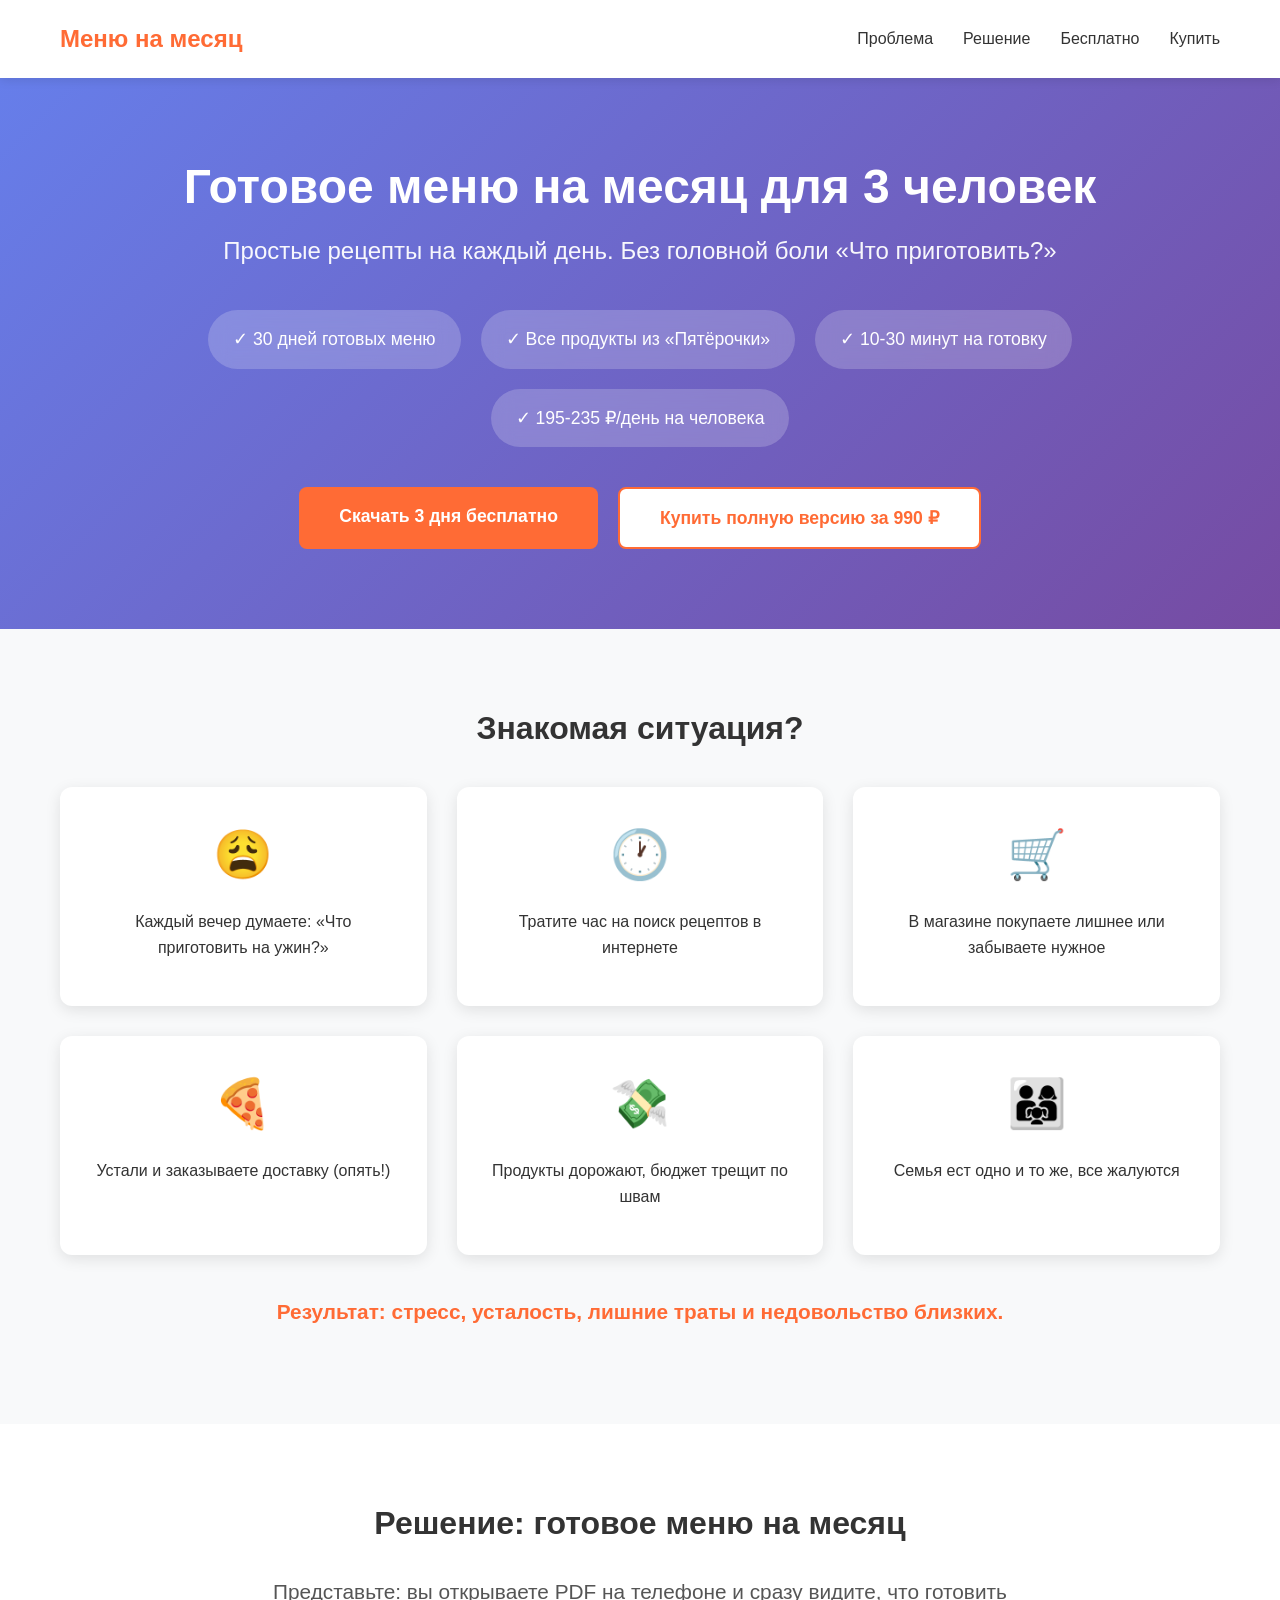
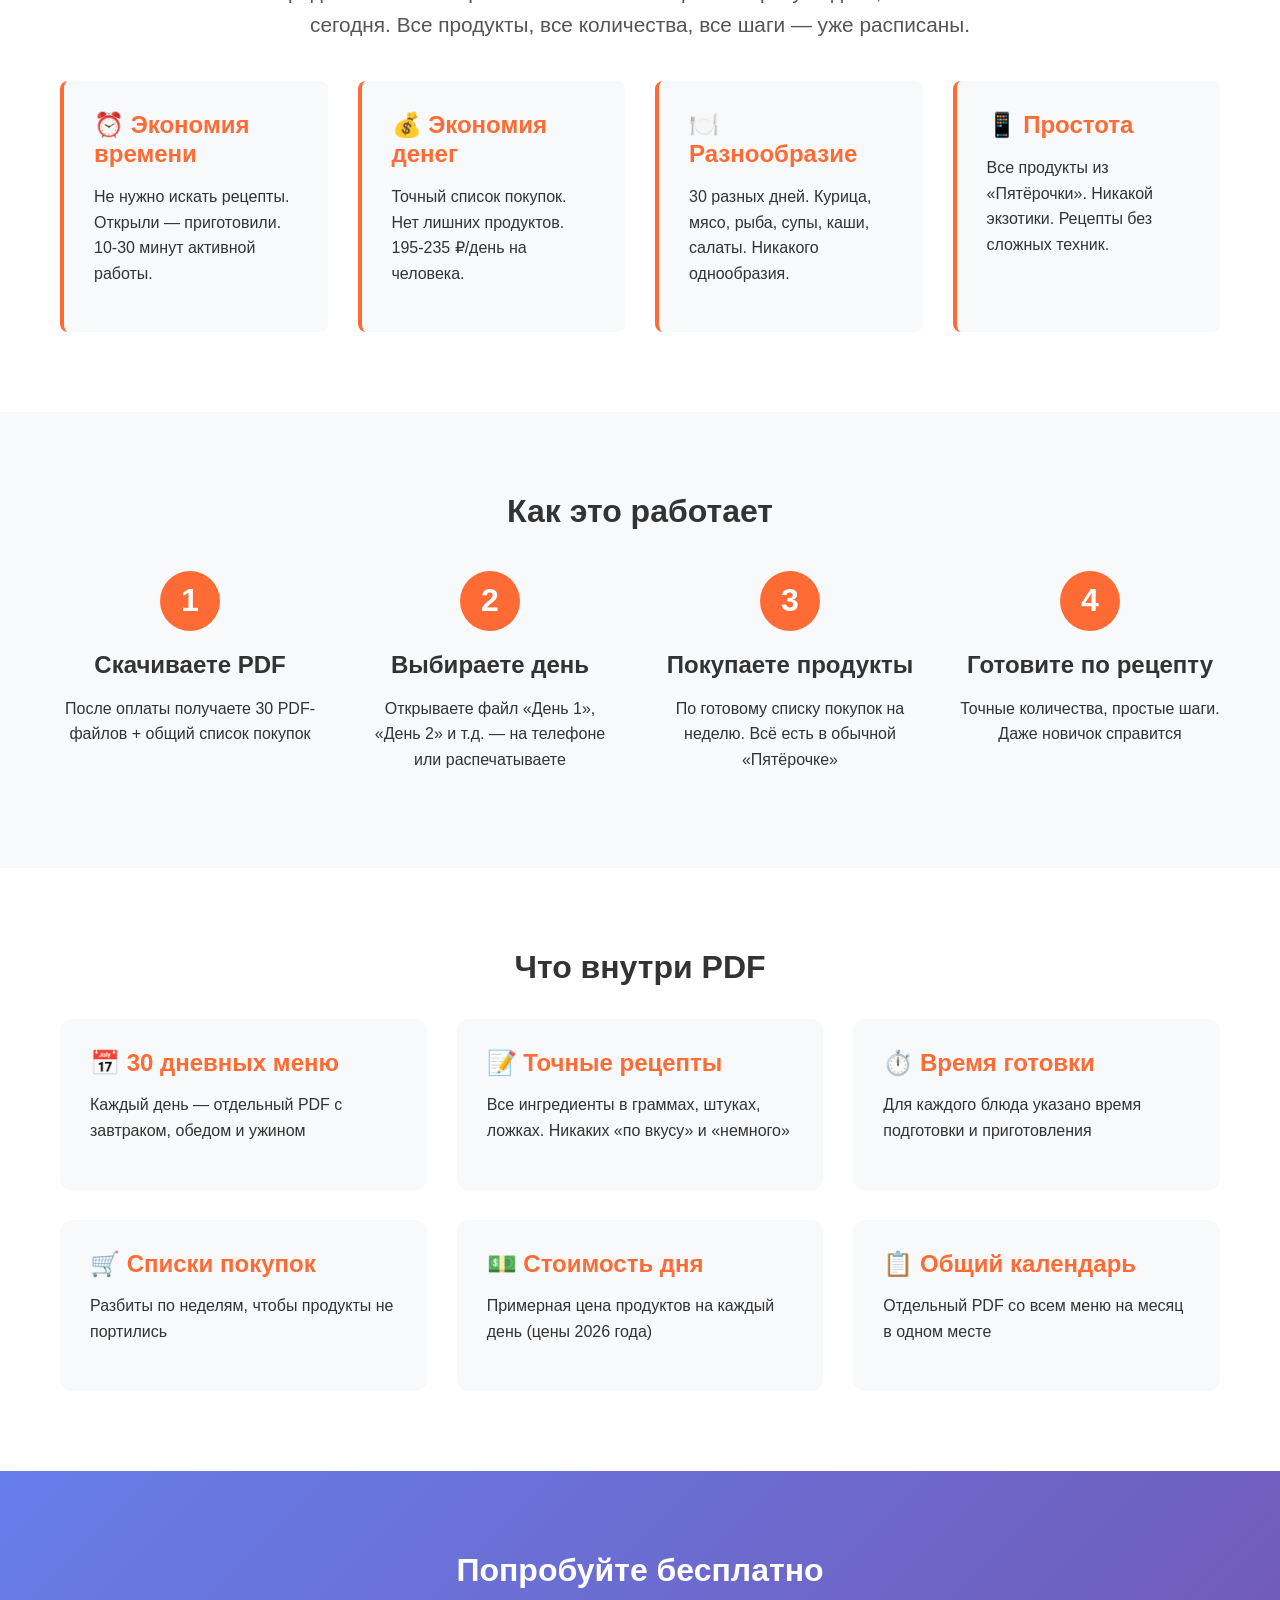
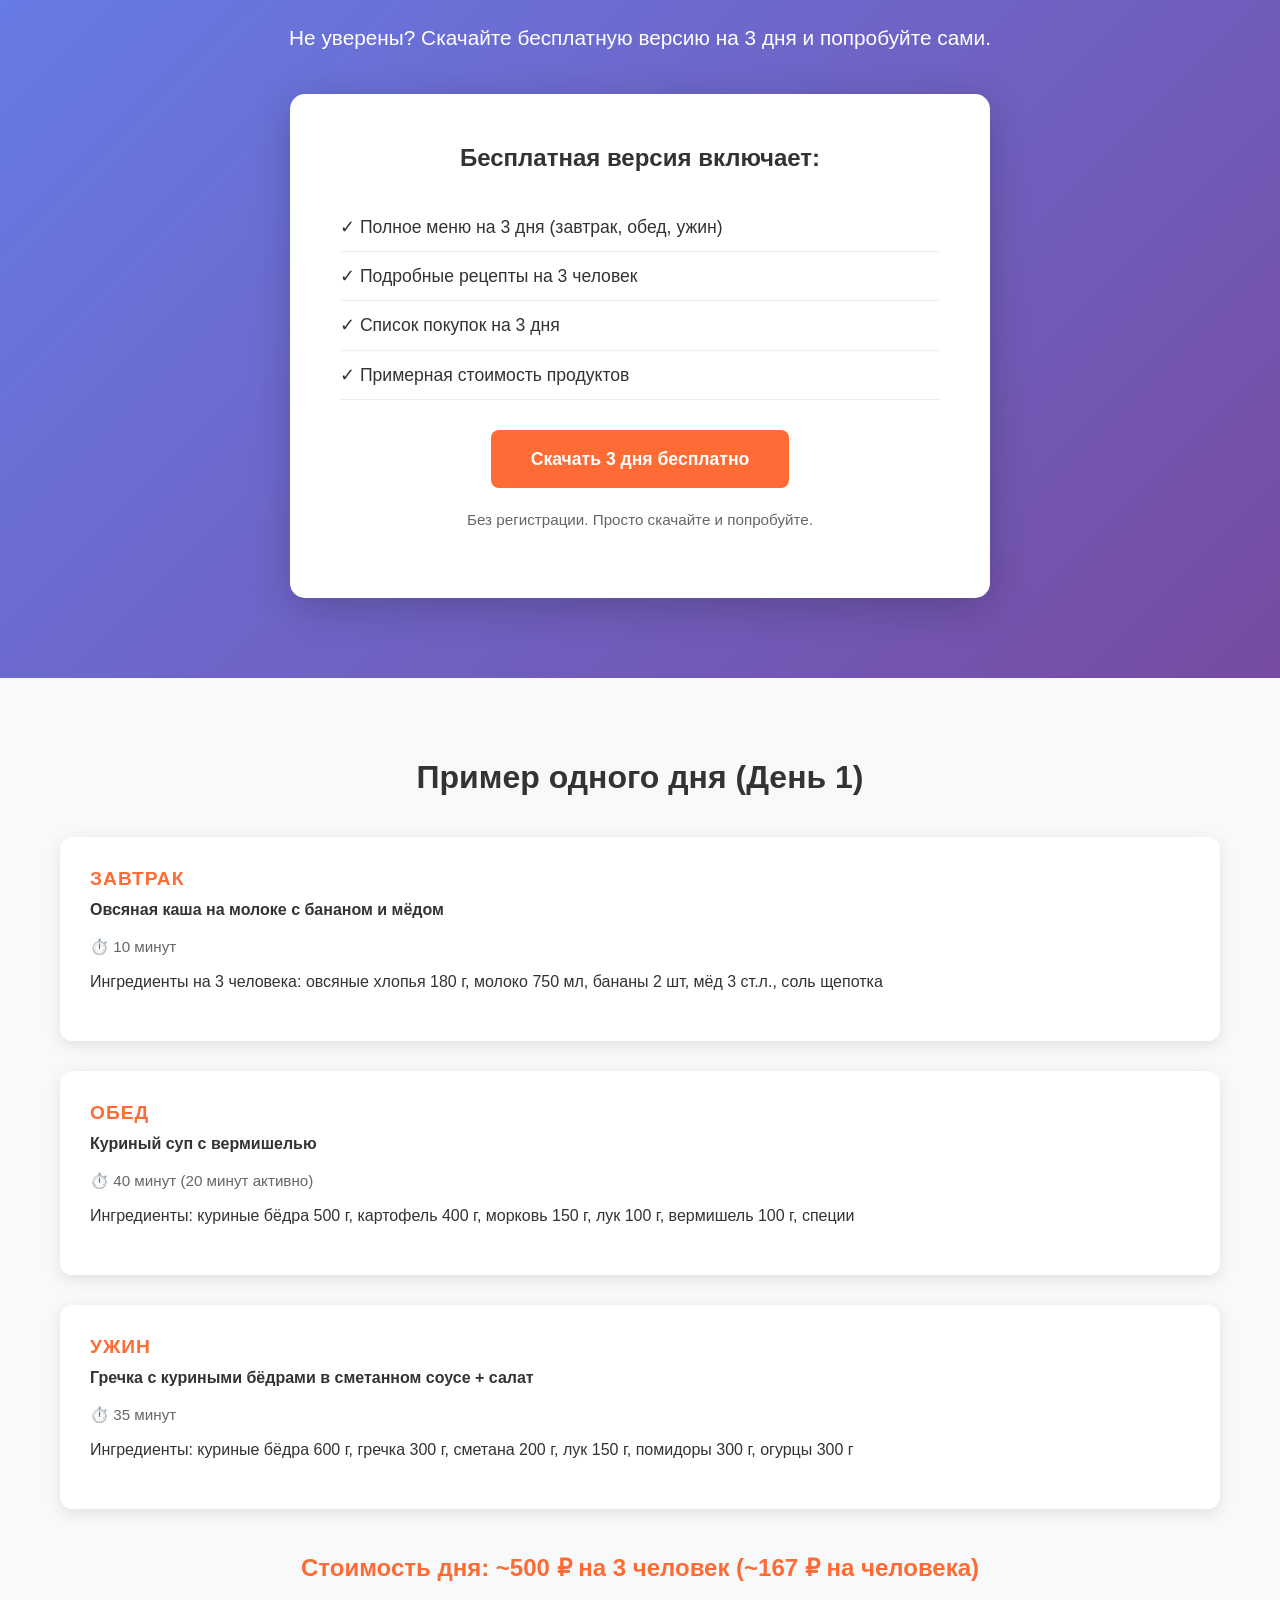
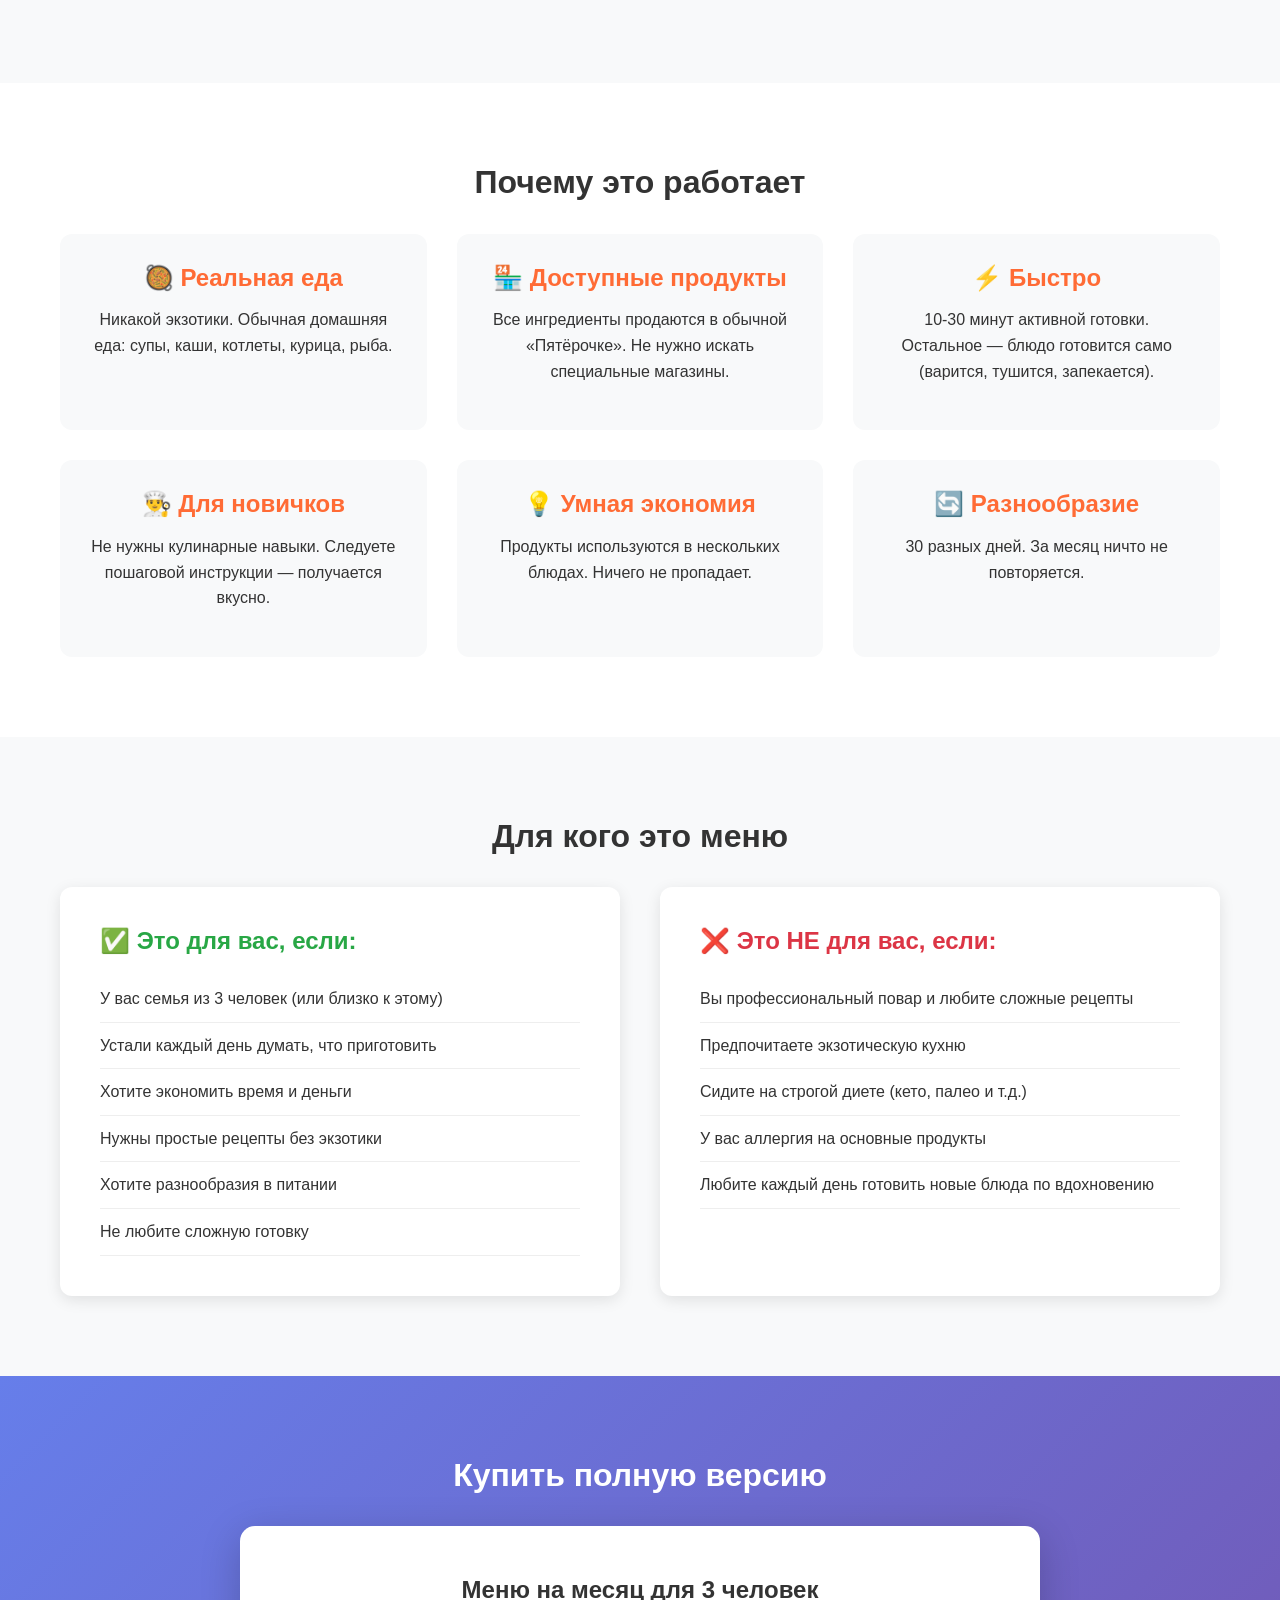
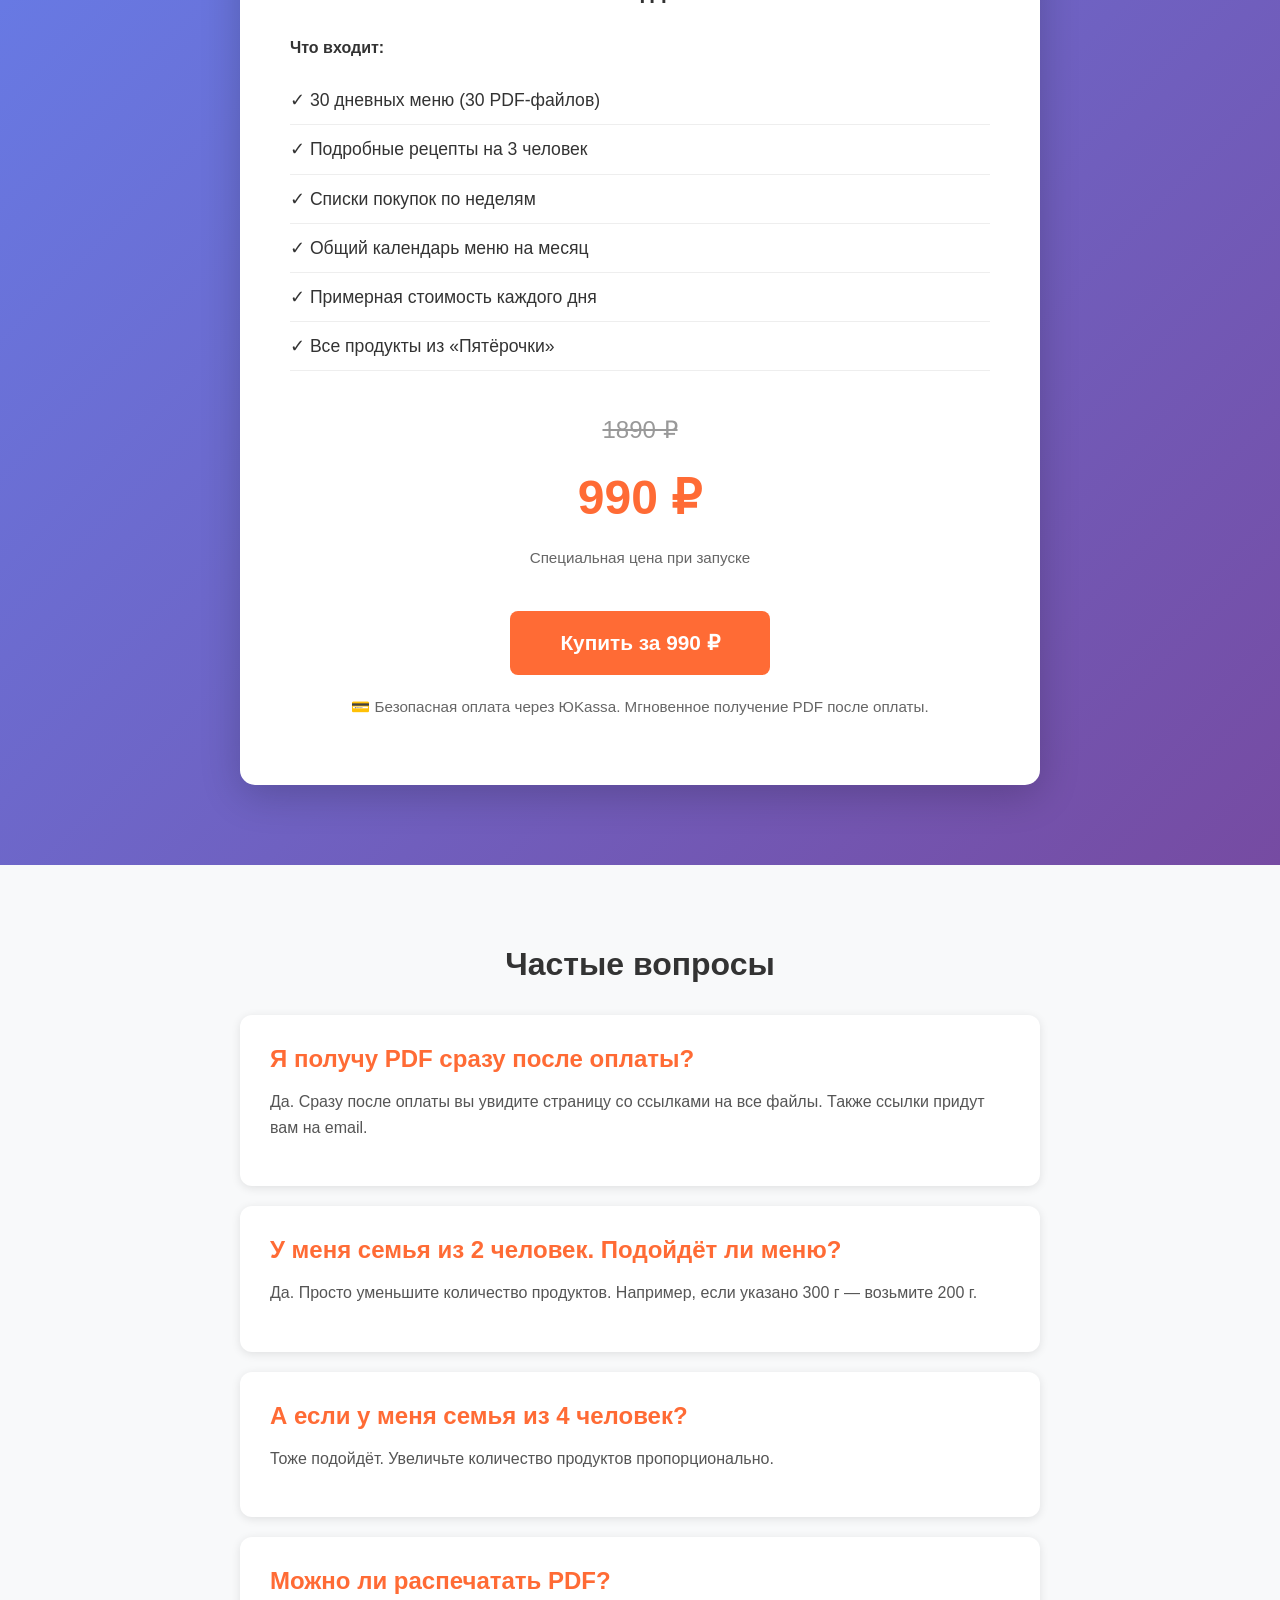
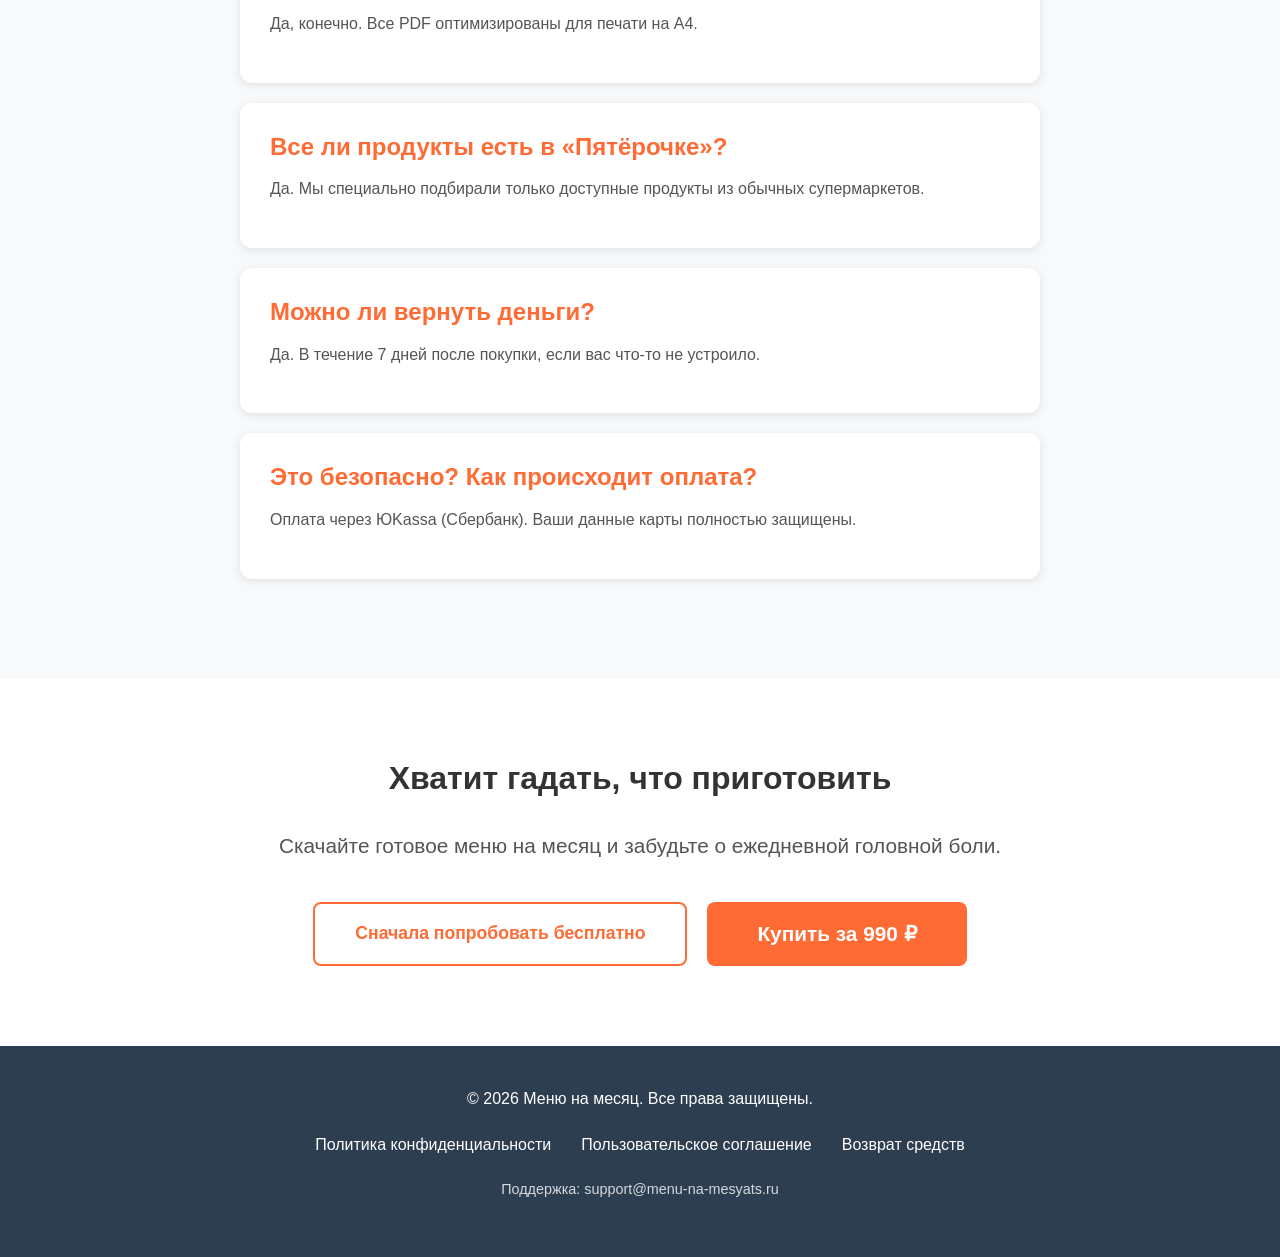
<file: index.html>
<!DOCTYPE html>
<html lang="ru">
<head>
    <meta charset="UTF-8">
    <meta name="viewport" content="width=device-width, initial-scale=1.0">
    <meta name="description" content="Готовое меню на месяц для 3 человек. Простые рецепты, доступные продукты, экономия времени и денег.">
    <title>Меню на месяц для 3 человек — Готовые рецепты на каждый день</title>
    <link rel="stylesheet" href="style.css">
</head>
<body>

    <!-- Шапка -->
    <header class="header">
        <div class="container">
            <div class="logo">Меню на месяц</div>
            <nav class="nav">
                <a href="#problem">Проблема</a>
                <a href="#solution">Решение</a>
                <a href="#free">Бесплатно</a>
                <a href="#buy">Купить</a>
            </nav>
        </div>
    </header>

    <!-- Первый экран (Hero) -->
    <section class="hero">
        <div class="container">
            <h1>Готовое меню на месяц для 3 человек</h1>
            <p class="hero-subtitle">Простые рецепты на каждый день. Без головной боли «Что приготовить?»</p>
            <div class="hero-benefits">
                <div class="benefit">✓ 30 дней готовых меню</div>
                <div class="benefit">✓ Все продукты из «Пятёрочки»</div>
                <div class="benefit">✓ 10-30 минут на готовку</div>
                <div class="benefit">✓ 195-235 ₽/день на человека</div>
            </div>
            <div class="hero-cta">
                <a href="#free" class="btn btn-primary">Скачать 3 дня бесплатно</a>
                <a href="#buy" class="btn btn-secondary">Купить полную версию за 990 ₽</a>
            </div>
        </div>
    </section>

    <!-- Знакомая ситуация -->
    <section id="problem" class="problem">
        <div class="container">
            <h2>Знакомая ситуация?</h2>
            <div class="problem-grid">
                <div class="problem-item">
                    <div class="problem-icon">😩</div>
                    <p>Каждый вечер думаете: «Что приготовить на ужин?»</p>
                </div>
                <div class="problem-item">
                    <div class="problem-icon">🕐</div>
                    <p>Тратите час на поиск рецептов в интернете</p>
                </div>
                <div class="problem-item">
                    <div class="problem-icon">🛒</div>
                    <p>В магазине покупаете лишнее или забываете нужное</p>
                </div>
                <div class="problem-item">
                    <div class="problem-icon">🍕</div>
                    <p>Устали и заказываете доставку (опять!)</p>
                </div>
                <div class="problem-item">
                    <div class="problem-icon">💸</div>
                    <p>Продукты дорожают, бюджет трещит по швам</p>
                </div>
                <div class="problem-item">
                    <div class="problem-icon">👨‍👩‍👧</div>
                    <p>Семья ест одно и то же, все жалуются</p>
                </div>
            </div>
            <p class="problem-result">Результат: стресс, усталость, лишние траты и недовольство близких.</p>
        </div>
    </section>

    <!-- Решение -->
    <section id="solution" class="solution">
        <div class="container">
            <h2>Решение: готовое меню на месяц</h2>
            <p class="solution-intro">Представьте: вы открываете PDF на телефоне и сразу видите, что готовить сегодня. Все продукты, все количества, все шаги — уже расписаны.</p>
            <div class="solution-benefits">
                <div class="solution-item">
                    <h3>⏰ Экономия времени</h3>
                    <p>Не нужно искать рецепты. Открыли — приготовили. 10-30 минут активной работы.</p>
                </div>
                <div class="solution-item">
                    <h3>💰 Экономия денег</h3>
                    <p>Точный список покупок. Нет лишних продуктов. 195-235 ₽/день на человека.</p>
                </div>
                <div class="solution-item">
                    <h3>🍽️ Разнообразие</h3>
                    <p>30 разных дней. Курица, мясо, рыба, супы, каши, салаты. Никакого однообразия.</p>
                </div>
                <div class="solution-item">
                    <h3>📱 Простота</h3>
                    <p>Все продукты из «Пятёрочки». Никакой экзотики. Рецепты без сложных техник.</p>
                </div>
            </div>
        </div>
    </section>

    <!-- Как это работает -->
    <section class="how-it-works">
        <div class="container">
            <h2>Как это работает</h2>
            <div class="steps">
                <div class="step">
                    <div class="step-number">1</div>
                    <h3>Скачиваете PDF</h3>
                    <p>После оплаты получаете 30 PDF-файлов + общий список покупок</p>
                </div>
                <div class="step">
                    <div class="step-number">2</div>
                    <h3>Выбираете день</h3>
                    <p>Открываете файл «День 1», «День 2» и т.д. — на телефоне или распечатываете</p>
                </div>
                <div class="step">
                    <div class="step-number">3</div>
                    <h3>Покупаете продукты</h3>
                    <p>По готовому списку покупок на неделю. Всё есть в обычной «Пятёрочке»</p>
                </div>
                <div class="step">
                    <div class="step-number">4</div>
                    <h3>Готовите по рецепту</h3>
                    <p>Точные количества, простые шаги. Даже новичок справится</p>
                </div>
            </div>
        </div>
    </section>

    <!-- Что внутри -->
    <section class="inside">
        <div class="container">
            <h2>Что внутри PDF</h2>
            <div class="inside-grid">
                <div class="inside-item">
                    <h3>📅 30 дневных меню</h3>
                    <p>Каждый день — отдельный PDF с завтраком, обедом и ужином</p>
                </div>
                <div class="inside-item">
                    <h3>📝 Точные рецепты</h3>
                    <p>Все ингредиенты в граммах, штуках, ложках. Никаких «по вкусу» и «немного»</p>
                </div>
                <div class="inside-item">
                    <h3>⏱️ Время готовки</h3>
                    <p>Для каждого блюда указано время подготовки и приготовления</p>
                </div>
                <div class="inside-item">
                    <h3>🛒 Списки покупок</h3>
                    <p>Разбиты по неделям, чтобы продукты не портились</p>
                </div>
                <div class="inside-item">
                    <h3>💵 Стоимость дня</h3>
                    <p>Примерная цена продуктов на каждый день (цены 2026 года)</p>
                </div>
                <div class="inside-item">
                    <h3>📋 Общий календарь</h3>
                    <p>Отдельный PDF со всем меню на месяц в одном месте</p>
                </div>
            </div>
        </div>
    </section>

    <!-- Бесплатная версия -->
    <section id="free" class="free-version">
        <div class="container">
            <h2>Попробуйте бесплатно</h2>
            <p class="free-intro">Не уверены? Скачайте бесплатную версию на 3 дня и попробуйте сами.</p>
            <div class="free-box">
                <h3>Бесплатная версия включает:</h3>
                <ul class="free-list">
                    <li>✓ Полное меню на 3 дня (завтрак, обед, ужин)</li>
                    <li>✓ Подробные рецепты на 3 человек</li>
                    <li>✓ Список покупок на 3 дня</li>
                    <li>✓ Примерная стоимость продуктов</li>
                </ul>
                <a href="free.html" class="btn btn-primary">Скачать 3 дня бесплатно</a>
                <p class="free-note">Без регистрации. Просто скачайте и попробуйте.</p>
            </div>
        </div>
    </section>

    <!-- Пример дня -->
    <section class="example">
        <div class="container">
            <h2>Пример одного дня (День 1)</h2>
            <div class="example-day">
                <div class="example-meal">
                    <h3>Завтрак</h3>
                    <h4>Овсяная каша на молоке с бананом и мёдом</h4>
                    <p class="example-time">⏱️ 10 минут</p>
                    <p>Ингредиенты на 3 человека: овсяные хлопья 180 г, молоко 750 мл, бананы 2 шт, мёд 3 ст.л., соль щепотка</p>
                </div>
                <div class="example-meal">
                    <h3>Обед</h3>
                    <h4>Куриный суп с вермишелью</h4>
                    <p class="example-time">⏱️ 40 минут (20 минут активно)</p>
                    <p>Ингредиенты: куриные бёдра 500 г, картофель 400 г, морковь 150 г, лук 100 г, вермишель 100 г, специи</p>
                </div>
                <div class="example-meal">
                    <h3>Ужин</h3>
                    <h4>Гречка с куриными бёдрами в сметанном соусе + салат</h4>
                    <p class="example-time">⏱️ 35 минут</p>
                    <p>Ингредиенты: куриные бёдра 600 г, гречка 300 г, сметана 200 г, лук 150 г, помидоры 300 г, огурцы 300 г</p>
                </div>
            </div>
            <p class="example-cost"><strong>Стоимость дня: ~500 ₽ на 3 человек (~167 ₽ на человека)</strong></p>
        </div>
    </section>

    <!-- Преимущества -->
    <section class="advantages">
        <div class="container">
            <h2>Почему это работает</h2>
            <div class="advantages-grid">
                <div class="advantage-item">
                    <h3>🥘 Реальная еда</h3>
                    <p>Никакой экзотики. Обычная домашняя еда: супы, каши, котлеты, курица, рыба.</p>
                </div>
                <div class="advantage-item">
                    <h3>🏪 Доступные продукты</h3>
                    <p>Все ингредиенты продаются в обычной «Пятёрочке». Не нужно искать специальные магазины.</p>
                </div>
                <div class="advantage-item">
                    <h3>⚡ Быстро</h3>
                    <p>10-30 минут активной готовки. Остальное — блюдо готовится само (варится, тушится, запекается).</p>
                </div>
                <div class="advantage-item">
                    <h3>👨‍🍳 Для новичков</h3>
                    <p>Не нужны кулинарные навыки. Следуете пошаговой инструкции — получается вкусно.</p>
                </div>
                <div class="advantage-item">
                    <h3>💡 Умная экономия</h3>
                    <p>Продукты используются в нескольких блюдах. Ничего не пропадает.</p>
                </div>
                <div class="advantage-item">
                    <h3>🔄 Разнообразие</h3>
                    <p>30 разных дней. За месяц ничто не повторяется.</p>
                </div>
            </div>
        </div>
    </section>

    <!-- Для кого -->
    <section class="target">
        <div class="container">
            <h2>Для кого это меню</h2>
            <div class="target-grid">
                <div class="target-item target-for">
                    <h3>✅ Это для вас, если:</h3>
                    <ul>
                        <li>У вас семья из 3 человек (или близко к этому)</li>
                        <li>Устали каждый день думать, что приготовить</li>
                        <li>Хотите экономить время и деньги</li>
                        <li>Нужны простые рецепты без экзотики</li>
                        <li>Хотите разнообразия в питании</li>
                        <li>Не любите сложную готовку</li>
                    </ul>
                </div>
                <div class="target-item target-not">
                    <h3>❌ Это НЕ для вас, если:</h3>
                    <ul>
                        <li>Вы профессиональный повар и любите сложные рецепты</li>
                        <li>Предпочитаете экзотическую кухню</li>
                        <li>Сидите на строгой диете (кето, палео и т.д.)</li>
                        <li>У вас аллергия на основные продукты</li>
                        <li>Любите каждый день готовить новые блюда по вдохновению</li>
                    </ul>
                </div>
            </div>
        </div>
    </section>

    <!-- Отзывы -->
 <!--   <section class="reviews">
        <div class="container">
            <h2>Что говорят покупатели</h2>
            <div class="reviews-grid">
                <div class="review-item">
                    <div class="review-stars">★★★★★</div>
                    <p class="review-text">«Наконец-то перестала каждый вечер гуглить "что приготовить на ужин". Открываю PDF — и всё понятно. Спасибо!»</p>
                    <p class="review-author">— Елена, 38 лет, Москва</p>
                </div>
                <div class="review-item">
                    <div class="review-stars">★★★★★</div>
                    <p class="review-text">«Готовлю по этим рецептам уже третью неделю. Муж и сын довольны, а я трачу на готовку в 2 раза меньше времени.»</p>
                    <p class="review-author">— Ольга, 42 года, Санкт-Петербург</p>
                </div>
                <div class="review-item">
                    <div class="review-stars">★★★★★</div>
                    <p class="review-text">«Думала, что 990 рублей — дорого. Но за первую неделю сэкономила на доставке еды больше 3000 ₽. Окупилось с лихвой!»</p>
                    <p class="review-author">— Мария, 35 лет, Екатеринбург</p>
                </div>
            </div>
        </div>
    </section>
-->
    <!-- Покупка -->
    <section id="buy" class="buy">
        <div class="container">
            <h2>Купить полную версию</h2>
            <div class="buy-box">
                <h3>Меню на месяц для 3 человек</h3>
                <div class="buy-includes">
                    <p><strong>Что входит:</strong></p>
                    <ul>
                        <li>✓ 30 дневных меню (30 PDF-файлов)</li>
                        <li>✓ Подробные рецепты на 3 человек</li>
                        <li>✓ Списки покупок по неделям</li>
                        <li>✓ Общий календарь меню на месяц</li>
                        <li>✓ Примерная стоимость каждого дня</li>
                        <li>✓ Все продукты из «Пятёрочки»</li>
                    </ul>
                </div>
                <div class="buy-price">
                    <div class="price-old">1890 ₽</div>
                    <div class="price-new">990 ₽</div>
                    <p class="price-note">Специальная цена при запуске</p>
                </div>
                <button class="btn btn-primary btn-large" onclick="openPayment()">Купить за 990 ₽</button>
                <p class="buy-guarantee">💳 Безопасная оплата через ЮKassa. Мгновенное получение PDF после оплаты.</p>
            </div>
        </div>
    </section>

    <!-- FAQ -->
    <section class="faq">
        <div class="container">
            <h2>Частые вопросы</h2>
            <div class="faq-list">
                <div class="faq-item">
                    <h3 class="faq-question">Я получу PDF сразу после оплаты?</h3>
                    <p class="faq-answer">Да. Сразу после оплаты вы увидите страницу со ссылками на все файлы. Также ссылки придут вам на email.</p>
                </div>
                <div class="faq-item">
                    <h3 class="faq-question">У меня семья из 2 человек. Подойдёт ли меню?</h3>
                    <p class="faq-answer">Да. Просто уменьшите количество продуктов. Например, если указано 300 г — возьмите 200 г.</p>
                </div>
                <div class="faq-item">
                    <h3 class="faq-question">А если у меня семья из 4 человек?</h3>
                    <p class="faq-answer">Тоже подойдёт. Увеличьте количество продуктов пропорционально.</p>
                </div>
                <div class="faq-item">
                    <h3 class="faq-question">Можно ли распечатать PDF?</h3>
                    <p class="faq-answer">Да, конечно. Все PDF оптимизированы для печати на A4.</p>
                </div>
                <div class="faq-item">
                    <h3 class="faq-question">Все ли продукты есть в «Пятёрочке»?</h3>
                    <p class="faq-answer">Да. Мы специально подбирали только доступные продукты из обычных супермаркетов.</p>
                </div>
                <div class="faq-item">
                    <h3 class="faq-question">Можно ли вернуть деньги?</h3>
                    <p class="faq-answer">Да. В течение 7 дней после покупки, если вас что-то не устроило.</p>
                </div>
                <div class="faq-item">
                    <h3 class="faq-question">Это безопасно? Как происходит оплата?</h3>
                    <p class="faq-answer">Оплата через ЮKassa (Сбербанк). Ваши данные карты полностью защищены.</p>
                </div>
            </div>
        </div>
    </section>

    <!-- Финальный призыв -->
    <section class="final-cta">
        <div class="container">
            <h2>Хватит гадать, что приготовить</h2>
            <p class="final-text">Скачайте готовое меню на месяц и забудьте о ежедневной головной боли.</p>
            <div class="final-buttons">
                <a href="free.html" class="btn btn-secondary">Сначала попробовать бесплатно</a>
                <button class="btn btn-primary btn-large" onclick="openPayment()">Купить за 990 ₽</button>
            </div>
        </div>
    </section>

    <!-- Футер -->
    <footer class="footer">
        <div class="container">
            <p>&copy; 2026 Меню на месяц. Все права защищены.</p>
            <div class="footer-links">
                <a href="privacy.html">Политика конфиденциальности</a>
                <a href="terms.html">Пользовательское соглашение</a>
                <a href="refund.html">Возврат средств</a>
            </div>
            <p class="footer-contact">Поддержка: support@menu-na-mesyats.ru</p>
        </div>
    </footer>

    <script src="script.js"></script>
</body>
</html>
</file>
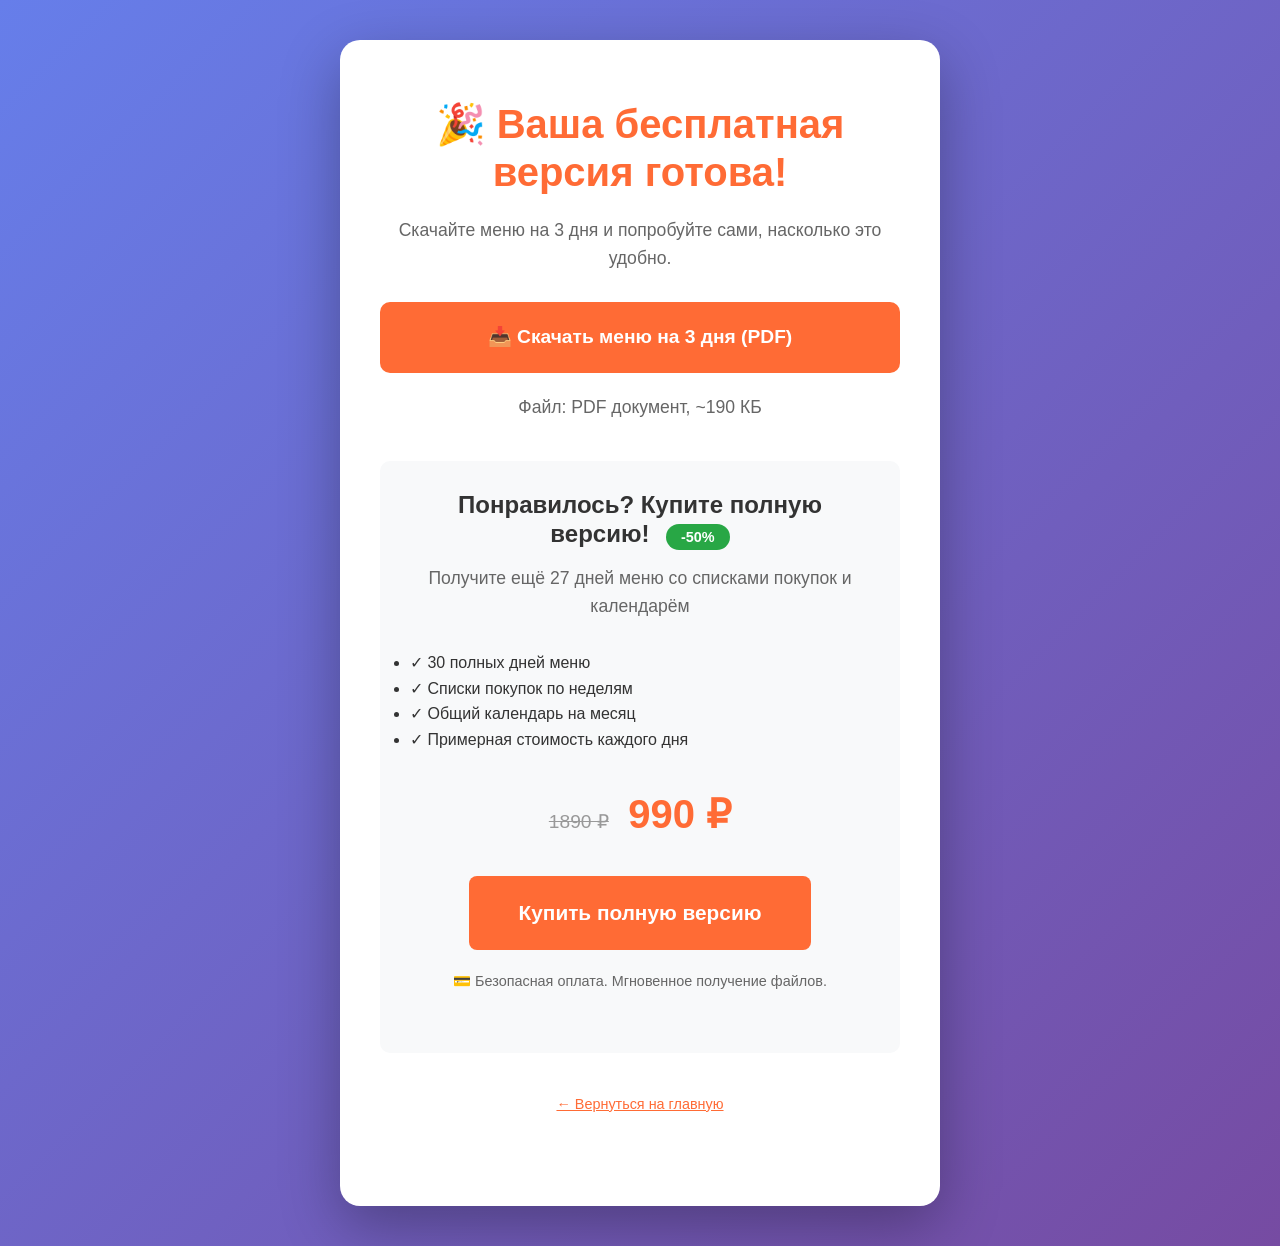
<file: free.html>
<!DOCTYPE html>
<html lang="ru">
<head>
    <meta charset="UTF-8">
    <meta name="viewport" content="width=device-width, initial-scale=1.0">
    <title>Скачать бесплатную версию — Меню на 3 дня</title>
    <link rel="stylesheet" href="style.css">
    <style>
        .free-download-page {
            min-height: 100vh;
            display: flex;
            align-items: center;
            justify-content: center;
            background: linear-gradient(135deg, #667eea 0%, #764ba2 100%);
            padding: 40px 20px;
        }
        
        .download-box {
            background: white;
            padding: 60px 40px;
            border-radius: 20px;
            max-width: 600px;
            width: 100%;
            text-align: center;
            box-shadow: 0 20px 60px rgba(0,0,0,0.3);
        }
        
        .download-box h1 {
            color: #FF6B35;
            margin-bottom: 20px;
        }
        
        .download-box p {
            font-size: 1.1rem;
            color: #666;
            margin-bottom: 30px;
        }
        
        .download-link {
            display: block;
            background: #FF6B35;
            color: white;
            padding: 20px 40px;
            border-radius: 10px;
            text-decoration: none;
            font-size: 1.2rem;
            font-weight: 600;
            margin: 20px 0;
            transition: all 0.3s;
        }
        
        .download-link:hover {
            background: #e55a2b;
            transform: translateY(-2px);
            box-shadow: 0 4px 12px rgba(255, 107, 53, 0.4);
        }
        
        .file-info {
            color: #999;
            font-size: 0.9rem;
            margin-top: 10px;
        }
        
        .upsell-box {
            background: #f8f9fa;
            padding: 30px;
            border-radius: 10px;
            margin-top: 40px;
        }
        
        .upsell-box h3 {
            color: #333;
            margin-bottom: 15px;
        }
        
        .discount-badge {
            background: #28a745;
            color: white;
            padding: 5px 15px;
            border-radius: 20px;
            font-size: 0.9rem;
            font-weight: 600;
            margin-left: 10px;
        }
    </style>
</head>
<body>

    <div class="free-download-page">
        <div class="download-box">
            <h1>🎉 Ваша бесплатная версия готова!</h1>
            <p>Скачайте меню на 3 дня и попробуйте сами, насколько это удобно.</p>
            
            <a href="files/Menyu_na_3_dnya_dlya_3_chelovek.pdf" class="download-link" download>
                📥 Скачать меню на 3 дня (PDF)
            </a>
            <p class="file-info">Файл: PDF документ, ~190 КБ</p>
            
            <div class="upsell-box">
                <h3>Понравилось? Купите полную версию! 
                    <span class="discount-badge">-50%</span>
                </h3>
                <p>Получите ещё 27 дней меню со списками покупок и календарём</p>
                <ul style="text-align: left; margin: 20px 0;">
                    <li>✓ 30 полных дней меню</li>
                    <li>✓ Списки покупок по неделям</li>
                    <li>✓ Общий календарь на месяц</li>
                    <li>✓ Примерная стоимость каждого дня</li>
                </ul>
                <div style="margin: 30px 0;">
                    <span style="text-decoration: line-through; color: #999; font-size: 1.2rem;">1890 ₽</span>
                    <span style="font-size: 2.5rem; font-weight: 700; color: #FF6B35; margin-left: 15px;">990 ₽</span>
                </div>
                <a href="index.html#buy" class="btn btn-primary btn-large">Купить полную версию</a>
                <p style="margin-top: 20px; color: #666; font-size: 0.9rem;">
                    💳 Безопасная оплата. Мгновенное получение файлов.
                </p>
            </div>
            
            <p style="margin-top: 40px; color: #999; font-size: 0.9rem;">
                <a href="index.html" style="color: #FF6B35;">← Вернуться на главную</a>
            </p>
        </div>
    </div>

    <script>
        // Отслеживание скачивания
        document.querySelector('.download-link').addEventListener('click', function() {
            if (typeof gtag !== 'undefined') {
                gtag('event', 'download', {
                    'event_category': 'Free Version',
                    'event_label': '3 Days Menu'
                });
            }
        });
    </script>

</body>
</html>
</file>
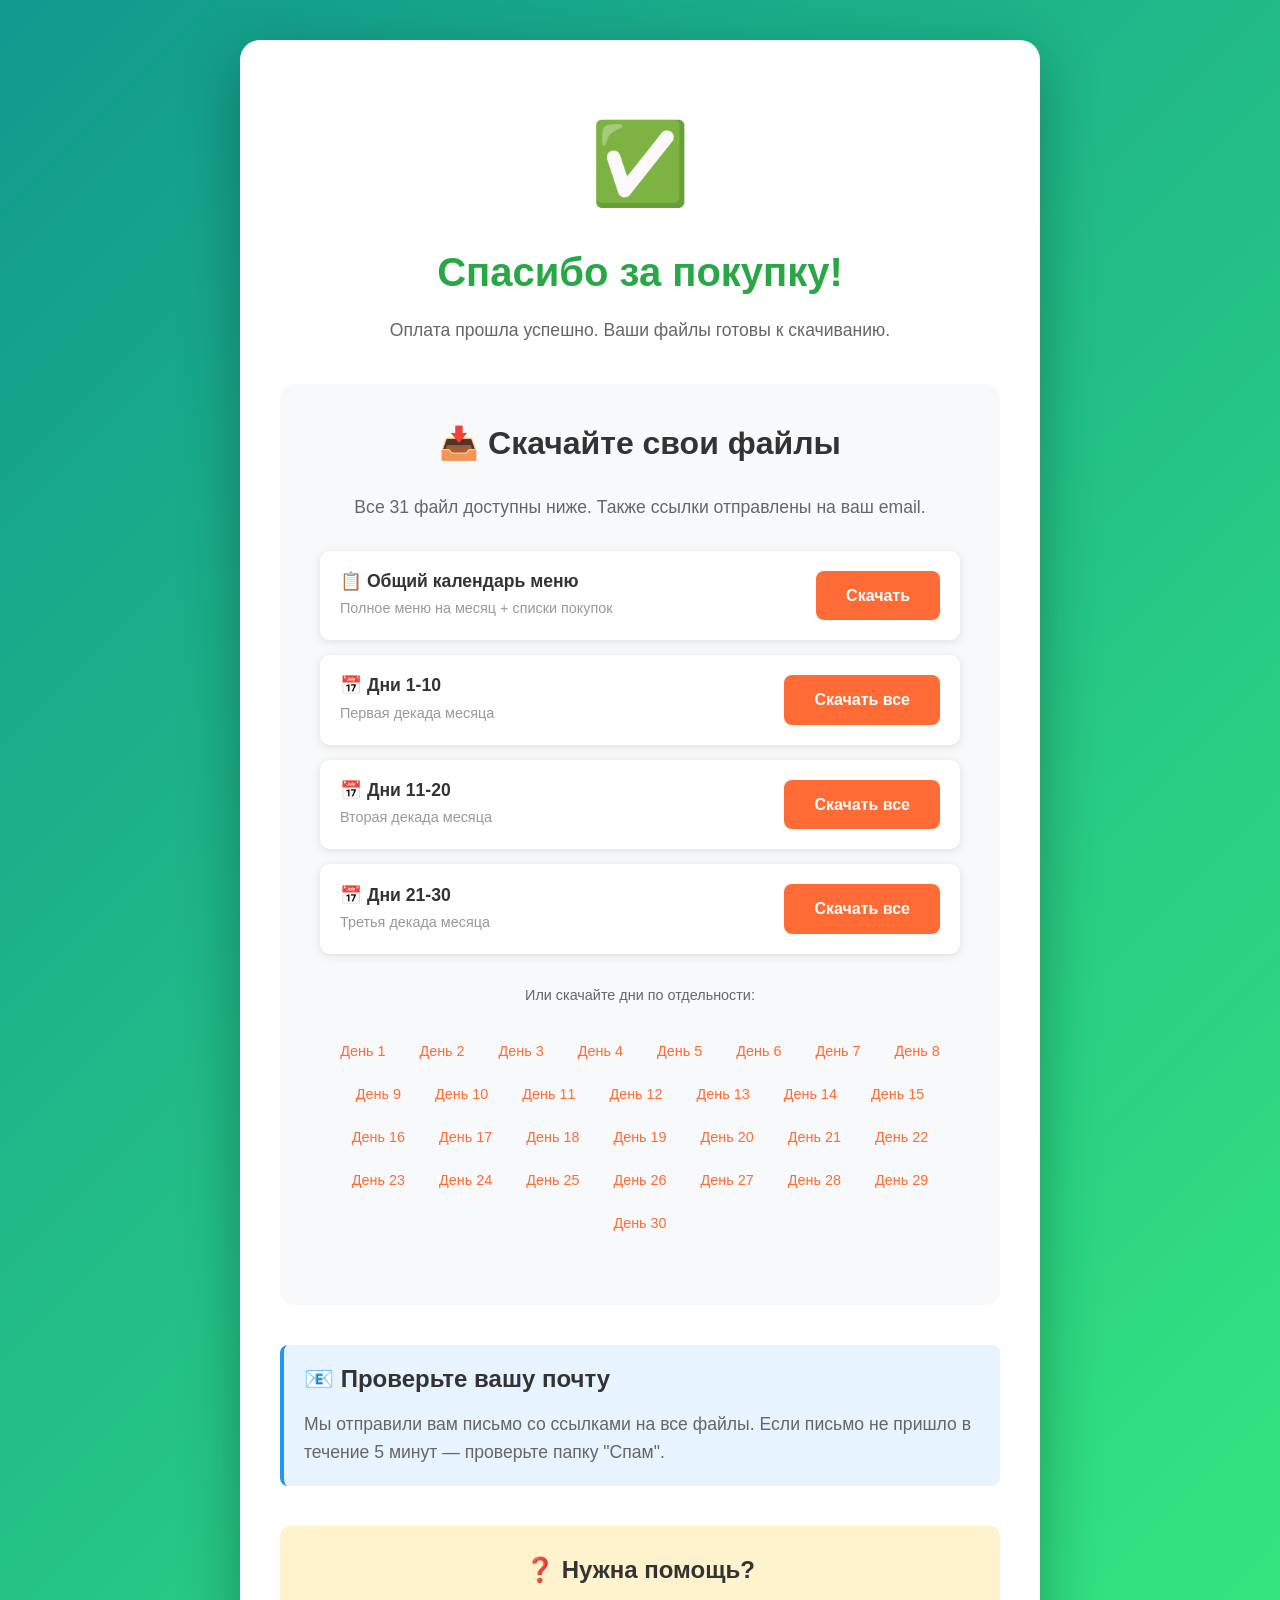
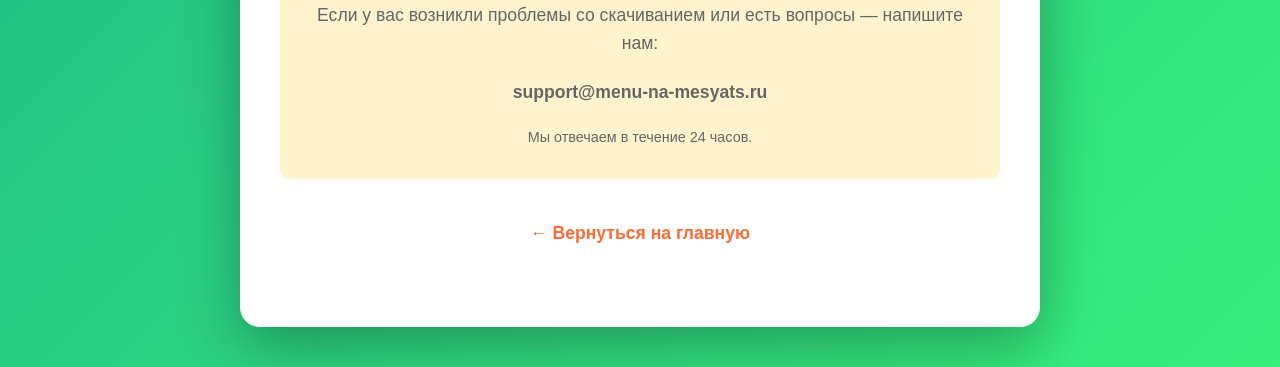
<file: success.html>
<!DOCTYPE html>
<html lang="ru">
<head>
    <meta charset="UTF-8">
    <meta name="viewport" content="width=device-width, initial-scale=1.0">
    <title>Спасибо за покупку! — Скачать файлы</title>
    <link rel="stylesheet" href="style.css">
    <style>
        .success-page {
            min-height: 100vh;
            display: flex;
            align-items: center;
            justify-content: center;
            background: linear-gradient(135deg, #11998e 0%, #38ef7d 100%);
            padding: 40px 20px;
        }
        
        .success-box {
            background: white;
            padding: 60px 40px;
            border-radius: 20px;
            max-width: 800px;
            width: 100%;
            text-align: center;
            box-shadow: 0 20px 60px rgba(0,0,0,0.3);
        }
        
        .success-icon {
            font-size: 5rem;
            margin-bottom: 20px;
        }
        
        .success-box h1 {
            color: #28a745;
            margin-bottom: 20px;
        }
        
        .success-box p {
            font-size: 1.1rem;
            color: #666;
            margin-bottom: 20px;
        }
        
        .download-section {
            background: #f8f9fa;
            padding: 40px;
            border-radius: 15px;
            margin: 40px 0;
        }
        
        .download-section h2 {
            color: #333;
            margin-bottom: 30px;
        }
        
        .download-links {
            display: grid;
            gap: 15px;
            margin-top: 30px;
        }
        
        .download-item {
            background: white;
            padding: 20px;
            border-radius: 10px;
            display: flex;
            justify-content: space-between;
            align-items: center;
            box-shadow: 0 2px 10px rgba(0,0,0,0.1);
        }
        
        .download-item-info {
            text-align: left;
        }
        
        .download-item h3 {
            margin: 0 0 5px 0;
            font-size: 1.1rem;
        }
        
        .download-item p {
            margin: 0;
            font-size: 0.9rem;
            color: #999;
        }
        
        .download-btn {
            background: #FF6B35;
            color: white;
            padding: 12px 30px;
            border-radius: 8px;
            text-decoration: none;
            font-weight: 600;
            transition: all 0.3s;
            white-space: nowrap;
        }
        
        .download-btn:hover {
            background: #e55a2b;
            transform: translateY(-2px);
        }
        
        .email-notice {
            background: #e7f3ff;
            border-left: 4px solid #2196F3;
            padding: 20px;
            border-radius: 8px;
            margin: 30px 0;
            text-align: left;
        }
        
        .support-box {
            margin-top: 40px;
            padding: 30px;
            background: #fff3cd;
            border-radius: 10px;
        }
    </style>
</head>
<body>

    <div class="success-page">
        <div class="success-box">
            <div class="success-icon">✅</div>
            <h1>Спасибо за покупку!</h1>
            <p>Оплата прошла успешно. Ваши файлы готовы к скачиванию.</p>
            
            <div class="download-section">
                <h2>📥 Скачайте свои файлы</h2>
                <p>Все 31 файл доступны ниже. Также ссылки отправлены на ваш email.</p>
                
                <div class="download-links">
                    <div class="download-item">
                        <div class="download-item-info">
                            <h3>📋 Общий календарь меню</h3>
                            <p>Полное меню на месяц + списки покупок</p>
                        </div>
                        <a href="Menyu_na_mesyats_OBSHCHIY.docx" class="download-btn" download>Скачать</a>
                    </div>
                    
                    <div class="download-item">
                        <div class="download-item-info">
                            <h3>📅 Дни 1-10</h3>
                            <p>Первая декада месяца</p>
                        </div>
                        <a href="#" class="download-btn" onclick="downloadMultiple([1,10]); return false;">Скачать все</a>
                    </div>
                    
                    <div class="download-item">
                        <div class="download-item-info">
                            <h3>📅 Дни 11-20</h3>
                            <p>Вторая декада месяца</p>
                        </div>
                        <a href="#" class="download-btn" onclick="downloadMultiple([11,20]); return false;">Скачать все</a>
                    </div>
                    
                    <div class="download-item">
                        <div class="download-item-info">
                            <h3>📅 Дни 21-30</h3>
                            <p>Третья декада месяца</p>
                        </div>
                        <a href="#" class="download-btn" onclick="downloadMultiple([21,30]); return false;">Скачать все</a>
                    </div>
                </div>
                
                <p style="margin-top: 30px; font-size: 0.9rem; color: #666;">
                    Или скачайте дни по отдельности:
                    <span id="individual-days"></span>
                </p>
            </div>
            
            <div class="email-notice">
                <h3 style="margin-top: 0;">📧 Проверьте вашу почту</h3>
                <p style="margin-bottom: 0;">Мы отправили вам письмо со ссылками на все файлы. Если письмо не пришло в течение 5 минут — проверьте папку "Спам".</p>
            </div>
            
            <div class="support-box">
                <h3 style="margin-top: 0;">❓ Нужна помощь?</h3>
                <p>Если у вас возникли проблемы со скачиванием или есть вопросы — напишите нам:</p>
                <p><strong>support@menu-na-mesyats.ru</strong></p>
                <p style="margin-bottom: 0; font-size: 0.9rem;">Мы отвечаем в течение 24 часов.</p>
            </div>
            
            <p style="margin-top: 40px;">
                <a href="index.html" style="color: #FF6B35; text-decoration: none; font-weight: 600;">← Вернуться на главную</a>
            </p>
        </div>
    </div>

    <script>
        // Генерация ссылок на отдельные дни
        const individualDaysContainer = document.getElementById('individual-days');
        let dayLinks = '<br><br>';
        for (let i = 1; i <= 30; i++) {
            dayLinks += `<a href="Den_${String(i).padStart(2, '0')}.docx" download style="margin: 5px; display: inline-block; color: #FF6B35; text-decoration: none; padding: 5px 10px; background: #f8f9fa; border-radius: 5px;">День ${i}</a> `;
        }
        individualDaysContainer.innerHTML = dayLinks;
        
        // Функция для скачивания нескольких файлов
        function downloadMultiple(range) {
            const [start, end] = range;
            for (let i = start; i <= end; i++) {
                const dayNum = String(i).padStart(2, '0');
                const link = document.createElement('a');
                link.href = `Den_${dayNum}.docx`;
                link.download = `Den_${dayNum}.docx`;
                document.body.appendChild(link);
                link.click();
                document.body.removeChild(link);
                
                // Задержка между скачиваниями
                if (i < end) {
                    setTimeout(() => {}, 200);
                }
            }
        }
        
        // Отслеживание успешной покупки
        if (typeof gtag !== 'undefined') {
            gtag('event', 'purchase', {
                'transaction_id': new Date().getTime(),
                'value': 490,
                'currency': 'RUB',
                'items': [{
                    'item_name': 'Меню на месяц для 3 человек',
                    'price': 490,
                    'quantity': 1
                }]
            });
        }
        
        if (typeof ym !== 'undefined') {
            ym(XXXXXX, 'reachGoal', 'purchase');
        }
    </script>

</body>
</html>
</file>
<file: style.css>
/* === ОБЩИЕ СТИЛИ === */
* {
    margin: 0;
    padding: 0;
    box-sizing: border-box;
}

body {
    font-family: 'Segoe UI', Tahoma, Geneva, Verdana, sans-serif;
    line-height: 1.6;
    color: #333;
    background: #fff;
}

.container {
    max-width: 1200px;
    margin: 0 auto;
    padding: 0 20px;
}

h1, h2, h3, h4 {
    margin-bottom: 1rem;
    line-height: 1.2;
}

h1 {
    font-size: 2.5rem;
    font-weight: 700;
}

h2 {
    font-size: 2rem;
    font-weight: 700;
    text-align: center;
    margin-bottom: 2rem;
}

h3 {
    font-size: 1.5rem;
    font-weight: 600;
}

p {
    margin-bottom: 1rem;
}

/* === КНОПКИ === */
.btn {
    display: inline-block;
    padding: 15px 40px;
    font-size: 1.1rem;
    font-weight: 600;
    text-decoration: none;
    border-radius: 8px;
    cursor: pointer;
    border: none;
    transition: all 0.3s;
}

.btn-primary {
    background: #FF6B35;
    color: white;
}

.btn-primary:hover {
    background: #e55a2b;
    transform: translateY(-2px);
    box-shadow: 0 4px 12px rgba(255, 107, 53, 0.4);
}

.btn-secondary {
    background: white;
    color: #FF6B35;
    border: 2px solid #FF6B35;
}

.btn-secondary:hover {
    background: #FF6B35;
    color: white;
}

.btn-large {
    padding: 20px 50px;
    font-size: 1.3rem;
}

/* === HEADER === */
.header {
    background: white;
    box-shadow: 0 2px 10px rgba(0,0,0,0.1);
    padding: 20px 0;
    position: sticky;
    top: 0;
    z-index: 1000;
}

.header .container {
    display: flex;
    justify-content: space-between;
    align-items: center;
}

.logo {
    font-size: 1.5rem;
    font-weight: 700;
    color: #FF6B35;
}

.nav {
    display: flex;
    gap: 30px;
}

.nav a {
    text-decoration: none;
    color: #333;
    font-weight: 500;
    transition: color 0.3s;
}

.nav a:hover {
    color: #FF6B35;
}

/* === HERO === */
.hero {
    background: linear-gradient(135deg, #667eea 0%, #764ba2 100%);
    color: white;
    padding: 80px 0;
    text-align: center;
}

.hero h1 {
    font-size: 3rem;
    margin-bottom: 1rem;
}

.hero-subtitle {
    font-size: 1.5rem;
    margin-bottom: 2rem;
    opacity: 0.95;
}

.hero-benefits {
    display: flex;
    justify-content: center;
    flex-wrap: wrap;
    gap: 20px;
    margin: 40px 0;
}

.benefit {
    background: rgba(255,255,255,0.2);
    padding: 15px 25px;
    border-radius: 30px;
    font-size: 1.1rem;
    backdrop-filter: blur(10px);
}

.hero-cta {
    display: flex;
    gap: 20px;
    justify-content: center;
    flex-wrap: wrap;
    margin-top: 40px;
}

/* === PROBLEM === */
.problem {
    padding: 80px 0;
    background: #f8f9fa;
}

.problem-grid {
    display: grid;
    grid-template-columns: repeat(auto-fit, minmax(300px, 1fr));
    gap: 30px;
    margin: 40px 0;
}

.problem-item {
    background: white;
    padding: 30px;
    border-radius: 12px;
    text-align: center;
    box-shadow: 0 4px 15px rgba(0,0,0,0.1);
    transition: transform 0.3s;
}

.problem-item:hover {
    transform: translateY(-5px);
}

.problem-icon {
    font-size: 3rem;
    margin-bottom: 15px;
}

.problem-result {
    text-align: center;
    font-size: 1.3rem;
    font-weight: 600;
    color: #FF6B35;
    margin-top: 40px;
}

/* === SOLUTION === */
.solution {
    padding: 80px 0;
}

.solution-intro {
    text-align: center;
    font-size: 1.3rem;
    max-width: 800px;
    margin: 0 auto 40px;
    color: #555;
}

.solution-benefits {
    display: grid;
    grid-template-columns: repeat(auto-fit, minmax(250px, 1fr));
    gap: 30px;
}

.solution-item {
    padding: 30px;
    border-left: 4px solid #FF6B35;
    background: #f8f9fa;
    border-radius: 8px;
}

.solution-item h3 {
    color: #FF6B35;
    margin-bottom: 15px;
}

/* === HOW IT WORKS === */
.how-it-works {
    padding: 80px 0;
    background: #f8f9fa;
}

.steps {
    display: grid;
    grid-template-columns: repeat(auto-fit, minmax(250px, 1fr));
    gap: 40px;
    margin-top: 40px;
}

.step {
    text-align: center;
    position: relative;
}

.step-number {
    width: 60px;
    height: 60px;
    background: #FF6B35;
    color: white;
    font-size: 2rem;
    font-weight: 700;
    border-radius: 50%;
    display: flex;
    align-items: center;
    justify-content: center;
    margin: 0 auto 20px;
}

/* === INSIDE === */
.inside {
    padding: 80px 0;
}

.inside-grid {
    display: grid;
    grid-template-columns: repeat(auto-fit, minmax(300px, 1fr));
    gap: 30px;
}

.inside-item {
    background: #f8f9fa;
    padding: 30px;
    border-radius: 12px;
    transition: transform 0.3s;
}

.inside-item:hover {
    transform: translateY(-5px);
}

.inside-item h3 {
    color: #FF6B35;
    margin-bottom: 15px;
}

/* === FREE VERSION === */
.free-version {
    padding: 80px 0;
    background: linear-gradient(135deg, #667eea 0%, #764ba2 100%);
    color: white;
}

.free-intro {
    text-align: center;
    font-size: 1.3rem;
    margin-bottom: 40px;
}

.free-box {
    background: white;
    color: #333;
    padding: 50px;
    border-radius: 15px;
    max-width: 700px;
    margin: 0 auto;
    text-align: center;
    box-shadow: 0 10px 40px rgba(0,0,0,0.2);
}

.free-list {
    list-style: none;
    text-align: left;
    margin: 30px 0;
    font-size: 1.1rem;
}

.free-list li {
    padding: 10px 0;
    border-bottom: 1px solid #eee;
}

.free-note {
    margin-top: 20px;
    color: #666;
    font-size: 0.95rem;
}

/* === EXAMPLE === */
.example {
    padding: 80px 0;
    background: #f8f9fa;
}

.example-day {
    display: grid;
    gap: 30px;
    margin: 40px 0;
}

.example-meal {
    background: white;
    padding: 30px;
    border-radius: 12px;
    box-shadow: 0 4px 15px rgba(0,0,0,0.1);
}

.example-meal h3 {
    color: #FF6B35;
    font-size: 1.2rem;
    text-transform: uppercase;
    letter-spacing: 1px;
    margin-bottom: 10px;
}

.example-time {
    color: #666;
    font-size: 0.95rem;
    margin: 10px 0;
}

.example-cost {
    text-align: center;
    font-size: 1.5rem;
    margin-top: 40px;
    color: #FF6B35;
}

/* === ADVANTAGES === */
.advantages {
    padding: 80px 0;
}

.advantages-grid {
    display: grid;
    grid-template-columns: repeat(auto-fit, minmax(300px, 1fr));
    gap: 30px;
}

.advantage-item {
    padding: 30px;
    background: #f8f9fa;
    border-radius: 12px;
    text-align: center;
}

.advantage-item h3 {
    color: #FF6B35;
    margin-bottom: 15px;
}

/* === TARGET === */
.target {
    padding: 80px 0;
    background: #f8f9fa;
}

.target-grid {
    display: grid;
    grid-template-columns: repeat(auto-fit, minmax(400px, 1fr));
    gap: 40px;
}

.target-item {
    background: white;
    padding: 40px;
    border-radius: 12px;
    box-shadow: 0 4px 15px rgba(0,0,0,0.1);
}

.target-item ul {
    list-style: none;
    margin-top: 20px;
}

.target-item li {
    padding: 10px 0;
    border-bottom: 1px solid #eee;
}

.target-for h3 {
    color: #28a745;
}

.target-not h3 {
    color: #dc3545;
}

/* === REVIEWS === */
.reviews {
    padding: 80px 0;
}

.reviews-grid {
    display: grid;
    grid-template-columns: repeat(auto-fit, minmax(300px, 1fr));
    gap: 30px;
}

.review-item {
    background: #f8f9fa;
    padding: 30px;
    border-radius: 12px;
    box-shadow: 0 4px 15px rgba(0,0,0,0.1);
}

.review-stars {
    color: #FFD700;
    font-size: 1.5rem;
    margin-bottom: 15px;
}

.review-text {
    font-style: italic;
    margin-bottom: 15px;
    font-size: 1.05rem;
}

.review-author {
    color: #666;
    font-size: 0.9rem;
}

/* === BUY === */
.buy {
    padding: 80px 0;
    background: linear-gradient(135deg, #667eea 0%, #764ba2 100%);
    color: white;
}

.buy-box {
    background: white;
    color: #333;
    padding: 50px;
    border-radius: 15px;
    max-width: 800px;
    margin: 0 auto;
    text-align: center;
    box-shadow: 0 10px 40px rgba(0,0,0,0.2);
}

.buy-includes {
    text-align: left;
    margin: 30px 0;
}

.buy-includes ul {
    list-style: none;
    font-size: 1.1rem;
}

.buy-includes li {
    padding: 10px 0;
    border-bottom: 1px solid #eee;
}

.buy-price {
    margin: 40px 0;
}

.price-old {
    font-size: 1.5rem;
    text-decoration: line-through;
    color: #999;
}

.price-new {
    font-size: 3rem;
    font-weight: 700;
    color: #FF6B35;
    margin: 10px 0;
}

.price-note {
    color: #666;
    font-size: 0.95rem;
}

.buy-guarantee {
    margin-top: 20px;
    color: #666;
    font-size: 0.95rem;
}

/* === FAQ === */
.faq {
    padding: 80px 0;
    background: #f8f9fa;
}

.faq-list {
    max-width: 800px;
    margin: 0 auto;
}

.faq-item {
    background: white;
    padding: 30px;
    margin-bottom: 20px;
    border-radius: 12px;
    box-shadow: 0 2px 10px rgba(0,0,0,0.1);
}

.faq-question {
    color: #FF6B35;
    margin-bottom: 15px;
}

.faq-answer {
    color: #555;
}

/* === FINAL CTA === */
.final-cta {
    padding: 80px 0;
    text-align: center;
}

.final-text {
    font-size: 1.3rem;
    margin-bottom: 40px;
    color: #555;
}

.final-buttons {
    display: flex;
    gap: 20px;
    justify-content: center;
    flex-wrap: wrap;
}

/* === FOOTER === */
.footer {
    background: #2c3e50;
    color: white;
    padding: 40px 0;
    text-align: center;
}

.footer-links {
    display: flex;
    gap: 30px;
    justify-content: center;
    margin: 20px 0;
    flex-wrap: wrap;
}

.footer-links a {
    color: white;
    text-decoration: none;
    transition: opacity 0.3s;
}

.footer-links a:hover {
    opacity: 0.7;
}

.footer-contact {
    margin-top: 20px;
    font-size: 0.9rem;
    opacity: 0.8;
}

/* === RESPONSIVE === */
@media (max-width: 768px) {
    h1 {
        font-size: 2rem;
    }
    
    h2 {
        font-size: 1.5rem;
    }
    
    .hero h1 {
        font-size: 2rem;
    }
    
    .hero-subtitle {
        font-size: 1.2rem;
    }
    
    .hero-benefits {
        flex-direction: column;
        align-items: center;
    }
    
    .nav {
        flex-direction: column;
        gap: 10px;
    }
    
    .problem-grid,
    .solution-benefits,
    .steps,
    .inside-grid,
    .advantages-grid,
    .target-grid,
    .reviews-grid {
        grid-template-columns: 1fr;
    }
    
    .btn {
        padding: 12px 30px;
        font-size: 1rem;
    }
    
    .btn-large {
        padding: 15px 40px;
        font-size: 1.1rem;
    }
    
    .free-box,
    .buy-box {
        padding: 30px 20px;
    }
}
</file>
